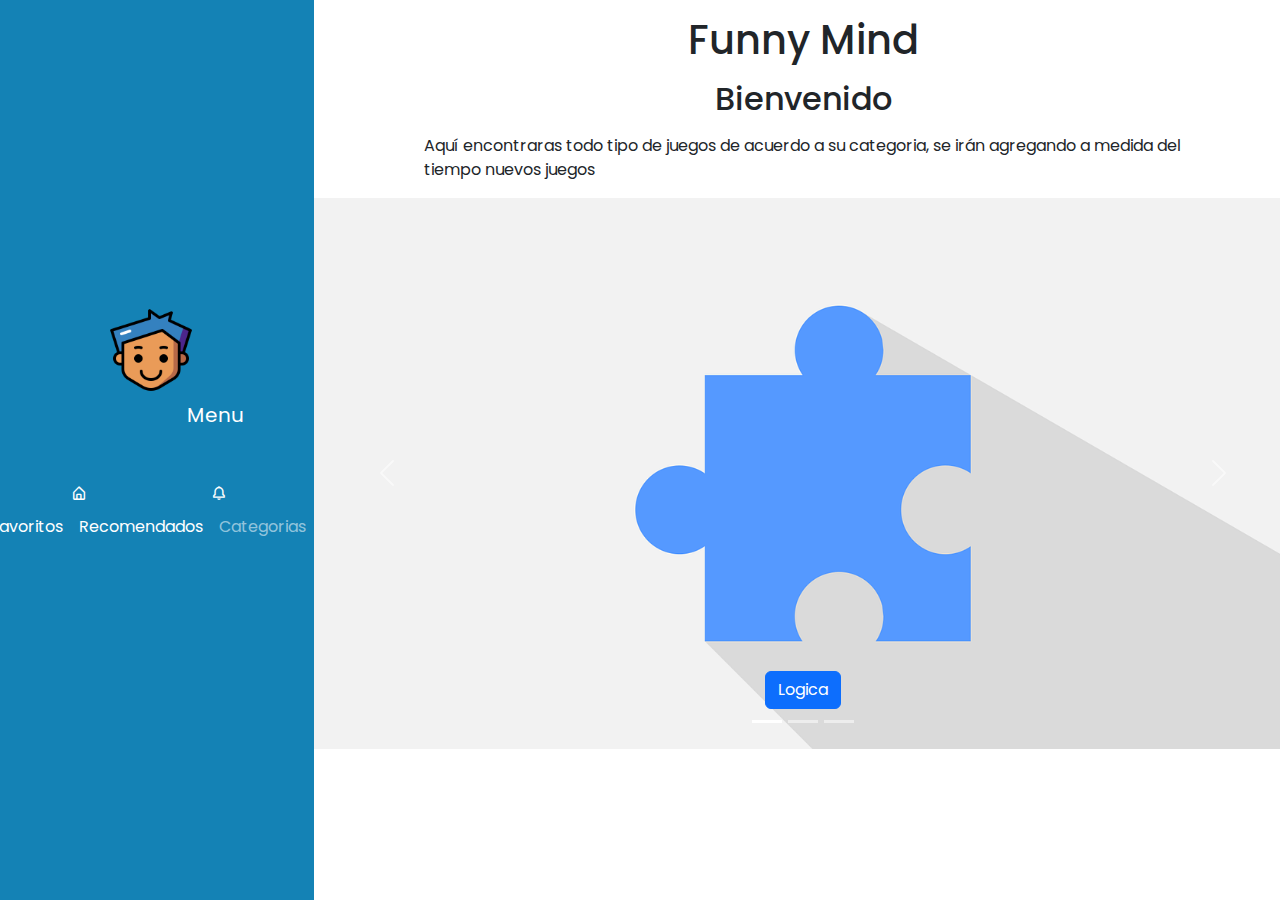
<file: FunnyMind/Paginas/home.html>
<!DOCTYPE html>
  <html lang="en">

  <head>
    <meta charset="UTF-8" />
    <meta http-equiv="X-UA-Compatible" content="IE=edge" />
    <meta name="viewport" content="width=device-width, initial-scale=1.0" />
    <title>Dashboard - Funny Mind</title>
    <link rel="stylesheet" href="../Estilos/interfaz.css" />
    <link rel="stylesheet" href="../Estilos/menu.css">
    <link href='https://unpkg.com/boxicons@2.1.1/css/boxicons.min.css' rel='stylesheet'>
    <link href="https://cdn.jsdelivr.net/npm/bootstrap@5.3.3/dist/css/bootstrap.min.css" rel="stylesheet" integrity="sha384-QWTKZyjpPEjISv5WaRU9OFeRpok6YctnYmDr5pNlyT2bRjXh0JMhjY6hW+ALEwIH" crossorigin="anonymous">
    <script src="https://cdn.jsdelivr.net/npm/bootstrap@5.3.3/dist/js/bootstrap.bundle.min.js" integrity="sha384-YvpcrYf0tY3lHB60NNkmXc5s9fDVZLESaAA55NDzOxhy9GkcIdslK1eN7N6jIeHz" crossorigin="anonymous"></script>
  </head>
  <body>
            <!-- contenedor principal de todo -->
            <div class="container-fluid p-0 m-0">     
                <div class="row">
                    <!-- columna del navegador -->
                    <div class="col-sm-12 col-xl-3 p-0 m-0 d-sm-block position-relative bg-primary">
                        <nav class="navbar navbar-expand-lg navbar-dark" style="background-color: #1482b5">
                        <div class="container-fluid">
                        <div class="text-center">
                            <img src="../Imagenes/ususario.png" alt="Usuario" style="width: 30%" >
                        </div>
                        <a class="navbar-brand"  href="#">Menu</a>
                        <button class="navbar-toggler" type="button" data-bs-toggle="collapse" data-bs-target="#navbarSupportedContent" aria-controls="navbarSupportedContent" aria-expanded="false" aria-label="Toggle navigation">
                            <span class="navbar-toggler-icon"></span>
                        </button>
                        <div class="collapse navbar-collapse mt-5" id="navbarSupportedContent">
                            <ul class="navbar-nav me-auto mb-2 mb-lg-0">
                            <li class="nav-item">
                                <i class="bx bx-home-alt icon d-inline-block" style="color: white"></i>
                                <a class="nav-link active d-inline-block" aria-current="page" href="./home.html">Inicio</a>
                            </li>
                            <li class="nav-item">
                                <i class="bx bx-bar-chart-alt-2 icon d-inline-block" style="color: white"></i>
                                <a class="nav-link active d-inline-block" aria-current="page" href="#">Datos personales</a>
                            </li>
                            <li class="nav-item">
                                <i class="bx bx-heart icon d-inline-block" style="color: white"></i>
                                <a class="nav-link active d-inline-block" aria-current="page" href="#">Favoritos</a>
                            </li>
                            <li class="nav-item">
                                <i class="bx bx-home-alt icon d-inline-block" style="color: white"></i>
                                <a class="nav-link active d-inline-block" aria-current="page" href="#">Recomendados</a>
                            </li>
                            <li class="nav-item dropdown">
                                <i class="bx bx-bell icon d-inline-block" style="color: white"></i>
                                <a class="nav-link dropdown-toggle d-inline-block" href="Categorias.html" role="button" data-bs-toggle="dropdown" aria-expanded="false">
                                Categorias
                                </a>
                                <ul class="dropdown-menu">
                                    <!-- logica en clases para los eventos -->
                                    <li><a  class="dropdown-item menu_Memoria" href="./Categorias.html">Juegos de memoria</a></li>
                                    <li><a  class="dropdown-item menu_Logica" href="./Categorias.html">Matematicos</a></li>
                                    <li><a  class="dropdown-item menu_Logica" href="./Categorias.html">Resolucion de problemas</a></li>
                                </ul>
                            </li>
                            <li class="nav-item">
                                <i class="bx bx-pie-chart-alt icon d-inline-block" style="color: white"></i>
                                <a class="nav-link active d-inline-block" aria-current="page" href="./estadisticas.jsp">Estadistica</a>
                            </li>
                            <li class="nav-item mt-5">
                                <i class="bx bx-log-out icon d-inline-block" style="color: white"></i>
                                <a class="nav-link active d-inline-block" aria-current="page" href="../index.html">Salir</a>
                            </li>
                            </ul>
                        </div>
                        </div>
                    </nav>
                </div>
                    <!-- columna del contenido -->
                    <div class="col-sm-12 col-xl-9 p-0 m-0 position-relative ">
                        <h1 class=" text-center mt-3" style="display: block; width: 100%;">Funny Mind</h1>
                        <h2 class="text-center mt-3 mb-3">Bienvenido</h2>
                        <div class="container"
                             <p class="text-center" style="margin-left: auto; margin-right: auto; width: 80%">
                                Aquí encontraras todo tipo de juegos de acuerdo a su categoria, se irán agregando a medida del tiempo nuevos juegos
                            </p>
                        </div>
                        <div class="contenido container ml-3 p-0 position-static top-50 end-0">
                        <div id="carouselExampleIndicators" class="carousel slide text-center">
                            <div class="carousel-indicators">
                              <button type="button" data-bs-target="#carouselExampleIndicators" data-bs-slide-to="0" class="active" aria-current="true" aria-label="Slide 1"></button>
                              <button type="button" data-bs-target="#carouselExampleIndicators" data-bs-slide-to="1" aria-label="Slide 2"></button>
                              <button type="button" data-bs-target="#carouselExampleIndicators" data-bs-slide-to="2" aria-label="Slide 3"></button>
                            </div>
                            <div class="carousel-inner">
                              <div class="carousel-item active">
                                  <img src="../Imagenes/Logica_1.png" class="d-block w-100 dimension" alt="...">
                                  <div class="carousel-caption d-none d-md-block">
                                      <a href="./categorias.jsp" class="btn btn-primary menu_Logica">Logica</a>
                                  </div>
                              </div>
                              <div class="carousel-item">
                                  <img src="../Imagenes/MemoriaClas.png" class="d-block w-100 dimension" alt="...">
                                  <div class="carousel-caption d-none d-md-block">
                                      <a href="./categorias.jsp" class="btn btn-primary menu_Memoria">Memoria</a>>
                                  </div>
                              </div>
                              <div class="carousel-item">
                                  <img src="../Imagenes/acertijo.jpg" class="d-block w-100 dimension" alt="...">
                                  <div class="carousel-caption d-none d-md-block" >
                                      <a href="./categorias.jsp" class="btn btn-primary menu_Acertijos">Acertijos</a>
                                  </div>
                              </div>
                            </div>
                            <button class="carousel-control-prev" type="button" data-bs-target="#carouselExampleIndicators" data-bs-slide="prev">
                              <span class="carousel-control-prev-icon" aria-hidden="true"></span>
                              <span class="visually-hidden">Previous</span>
                            </button>
                            <button class="carousel-control-next" type="button" data-bs-target="#carouselExampleIndicators" data-bs-slide="next">
                              <span class="carousel-control-next-icon" aria-hidden="true"></span>
                              <span class="visually-hidden">Next</span>
                            </button>
                          </div>
                        </div>
                    </div>
                </div>
            </div>
</body>

  </html>
</file>
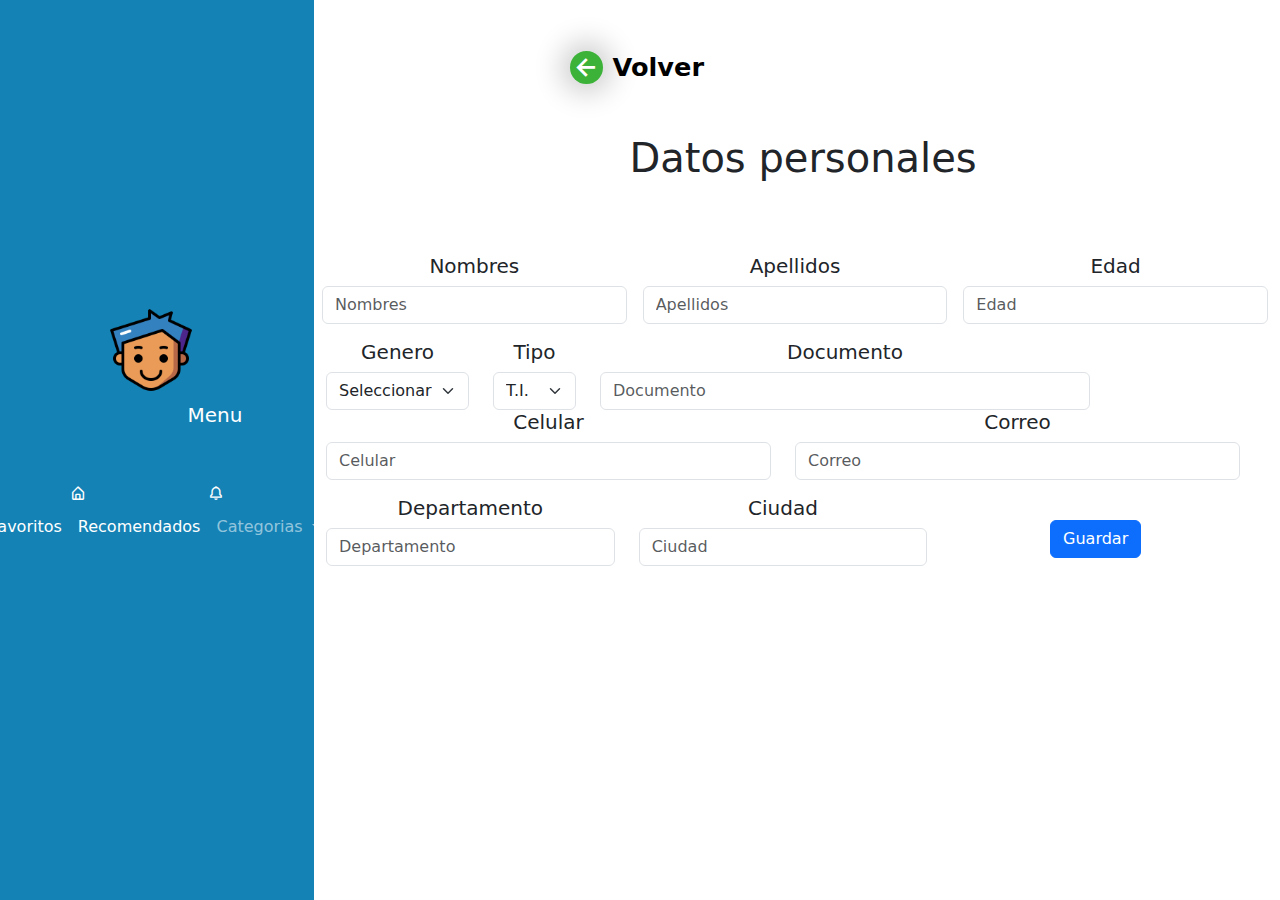
<file: FunnyMind/Paginas/InfoPersonal.html>
<!DOCTYPE html>
<html lang="en">

<head>
  <meta charset="UTF-8" />
  <meta http-equiv="X-UA-Compatible" content="IE=edge" />
  <meta name="viewport" content="width=device-width, initial-scale=1.0" />
  <title>Dashboard - Funny Mind</title>
  
  <!-- linea para estilos de botones flecha -->
  <link rel="stylesheet" href="../Estilos/arrow.css">
  <link rel="stylesheet" href="../Estilos/menu.css">
  <link href='https://unpkg.com/boxicons@2.1.1/css/boxicons.min.css' rel='stylesheet'>
  <link href="https://cdn.jsdelivr.net/npm/bootstrap@5.3.3/dist/css/bootstrap.min.css" rel="stylesheet" integrity="sha384-QWTKZyjpPEjISv5WaRU9OFeRpok6YctnYmDr5pNlyT2bRjXh0JMhjY6hW+ALEwIH" crossorigin="anonymous">
  <script src="https://cdn.jsdelivr.net/npm/bootstrap@5.3.3/dist/js/bootstrap.bundle.min.js" integrity="sha384-YvpcrYf0tY3lHB60NNkmXc5s9fDVZLESaAA55NDzOxhy9GkcIdslK1eN7N6jIeHz" crossorigin="anonymous"></script>
</head>

<body>

    <div class="container-fluid p-0 m-0">     
                <div class="row p-0">
                    <!-- columna del navegador -->
                    <div class="col-sm-12 col-xl-3 p-0 m-0 d-sm-block position-relative bg-primary">
                        <nav class="navbar navbar-expand-lg navbar-dark" style="background-color: #1482b5">
                        <div class="container-fluid">
                        <div class="text-center">
                            <img src="../Imagenes/ususario.png" alt="Usuario" style="width: 30%" >
                        </div>
                        <a class="navbar-brand"  href="#">Menu</a>
                        <button class="navbar-toggler" type="button" data-bs-toggle="collapse" data-bs-target="#navbarSupportedContent" aria-controls="navbarSupportedContent" aria-expanded="false" aria-label="Toggle navigation">
                            <span class="navbar-toggler-icon"></span>
                        </button>
                        <div class="collapse navbar-collapse mt-5" id="navbarSupportedContent">
                            <ul class="navbar-nav me-auto mb-2 mb-lg-0">
                            <li class="nav-item">
                                <i class="bx bx-home-alt icon d-inline-block" style="color: white"></i>
                                <a class="nav-link active d-inline-block" aria-current="page" href="home.html">Inicio</a>
                            </li>
                            <li class="nav-item">
                                <i class="bx bx-bar-chart-alt-2 icon d-inline-block" style="color: white"></i>
                                <a class="nav-link active d-inline-block" aria-current="page" href="InfoPersonal.html">Datos personales</a>
                            </li>
                            <li class="nav-item">
                                <i class="bx bx-heart icon d-inline-block" style="color: white"></i>
                                <a class="nav-link active d-inline-block" aria-current="page" href="Favoritos.html">Favoritos</a>
                            </li>
                            <li class="nav-item">
                                <i class="bx bx-home-alt icon d-inline-block" style="color: white"></i>
                                <a class="nav-link active d-inline-block" aria-current="page" href="Recomendados.html">Recomendados</a>
                            </li>
                            <li class="nav-item dropdown">
                                <i class="bx bx-bell icon d-inline-block" style="color: white"></i>
                                <a class="nav-link dropdown-toggle d-inline-block" href="#" role="button" data-bs-toggle="dropdown" aria-expanded="false">
                                Categorias
                                </a>
                                <ul class="dropdown-menu">
                                    <!-- logica en clases para los eventos -->
                                    <li><a  class="dropdown-item menu_Memoria" href="Categorias.html">Juegos de memoria</a></li>
                                    <li><a  class="dropdown-item menu_Logica" href="Categorias.html">Matematicos</a></li>
                                    <li><a  class="dropdown-item menu_Logica" href="Categorias.html">Resoluci�n de problemas</a></li>
                                </ul>
                            </li>
                            <li class="nav-item">
                                <i class="bx bx-pie-chart-alt icon d-inline-block" style="color: white"></i>
                                <a class="nav-link active d-inline-block" aria-current="page" href="Estadisticas.html">Estadistica</a>
                            </li>
                            <li class="nav-item mt-5">
                                <i class="bx bx-log-out icon d-inline-block" style="color: white"></i>
                                <a class="nav-link active d-inline-block" aria-current="page" href="../index.html">Salir</a>
                            </li>
                            </ul>
                        </div>
                        </div>
                    </nav>
                </div>
                    <!-- columna del contenido -->
                    <div class="col-sm-12 col-xl-9 p-0 m-0 position-relative text-center">
                        <!-- informaci�n -->
                        <div class="position-absolute "> 
                            <div class="container text-center">
                                <!-- Botones -->
                                <div class="row mt-5 mb-5">
                                    <div class="arrow-container">
                                        <div class="arrow left">
                                            <a href="../Paginas/home.html"><i class='bx bx-left-arrow-alt'></i>Volver</a>
                                        </div>
                                      </div>
                                </div>
                                <!-- Titulo -->
                                <div class="row mb-5">
                                  <div class="col">
                                    <h1>Datos personales</h1>
                                  </div>
                                </div>
                                <!-- Formulario -->
                                <div class="row">
                                <form class="row gx-3 gy-2 align-items-center">
                                <div class="col-sm-4">
                                  <h5>Nombres</h5>
                                  <label class="visually-hidden" for="specificSizeInputName">Nombre</label>
                                  <input type="text" class="form-control" id="specificSizeInputName" placeholder="Nombres">
                                </div>
                                <div class="col-sm-4">
                                  <h5>Apellidos</h5>
                                  <label class="visually-hidden" for="specificSizeInputName">Apellidos</label>
                                  <input type="text" class="form-control" id="specificSizeInputName" placeholder="Apellidos">
                                </div>
                                <div class="col-sm-4">
                                  <h5>Edad</h5>
                                  <label class="visually-hidden" for="specificSizeInputName">Edad</label>
                                  <input type="text" class="form-control" id="specificSizeInputName" placeholder="Edad">
                                </div>
                                <div class="row">
                                    <div class="col-auto mt-3">
                                        <h5>Genero</h5>
                                        <label class="visually-hidden" for="autoSizingSelect">Genero</label>
                                        <select class="form-select" id="autoSizingSelect">
                                          <option selected>Seleccionar</option>
                                          <option value="1">Ni�o</option>
                                          <option value="2">Ni�a</option>
                                        </select>
                                    </div>
                                        <div class="col">
                                            <div class="row mt-3">
                                                <div class="col-auto">
                                                    <h5>Tipo</h5>
                                                    <label class="visually-hidden" for="autoSizingSelect">Tipo</label>
                                                    <select class="form-select" id="autoSizingSelect">
                                                      <option value="1">T.I.</option>
                                                      <option value="2">C.C.</option>
                                                    </select>
                                                </div>
                                                <div class="col-sm-8">
                                                    <h5>Documento</h5>
                                                    <label class="visually-hidden" for="specificSizeInputName">Documento</label>
                                                    <input type="text" class="form-control" id="specificSizeInputName" placeholder="Documento">
                                                </div>
                                            </div>
                                        </div>
                                </div>
                                <div class="row">
                                    <div class="col-sm-6">
                                        <h5>Celular</h5>
                                        <label class="visually-hidden" for="specificSizeInputName">Celular</label>
                                        <input type="text" class="form-control" id="specificSizeInputName" placeholder="Celular">
                                    </div>
                                    <div class="col-sm-6">
                                        <h5>Correo</h5>
                                        <label class="visually-hidden" for="specificSizeInputName">Correo</label>
                                        <input type="text" class="form-control" id="specificSizeInputName" placeholder="Correo">
                                    </div>
                                </div>
                                <div class="row mt-3">
                                    <div class="col-sm-4">
                                        <h5>Departamento</h5>
                                        <label class="visually-hidden" for="specificSizeInputName">Departamento</label>
                                        <input type="text" class="form-control" id="specificSizeInputName" placeholder="Departamento">
                                    </div>
                                    <div class="col-sm-4">
                                        <h5>Ciudad</h5>
                                        <label class="visually-hidden" for="specificSizeInputName">Ciudad</label>
                                        <input type="text" class="form-control" id="specificSizeInputName" placeholder="Ciudad">
                                    </div>
                                    <div class="col-sm-4 mt-4">
                                        <button type="submit" class="btn btn-primary">Guardar</button>
                                    </div>
                                </div>
                              </form>
                                </div>
                            </div>
                            <div class="row">
                                
                            </div>
                        </div>
                    </div>
                </div>
            </div>
</body>

</html>
</file>
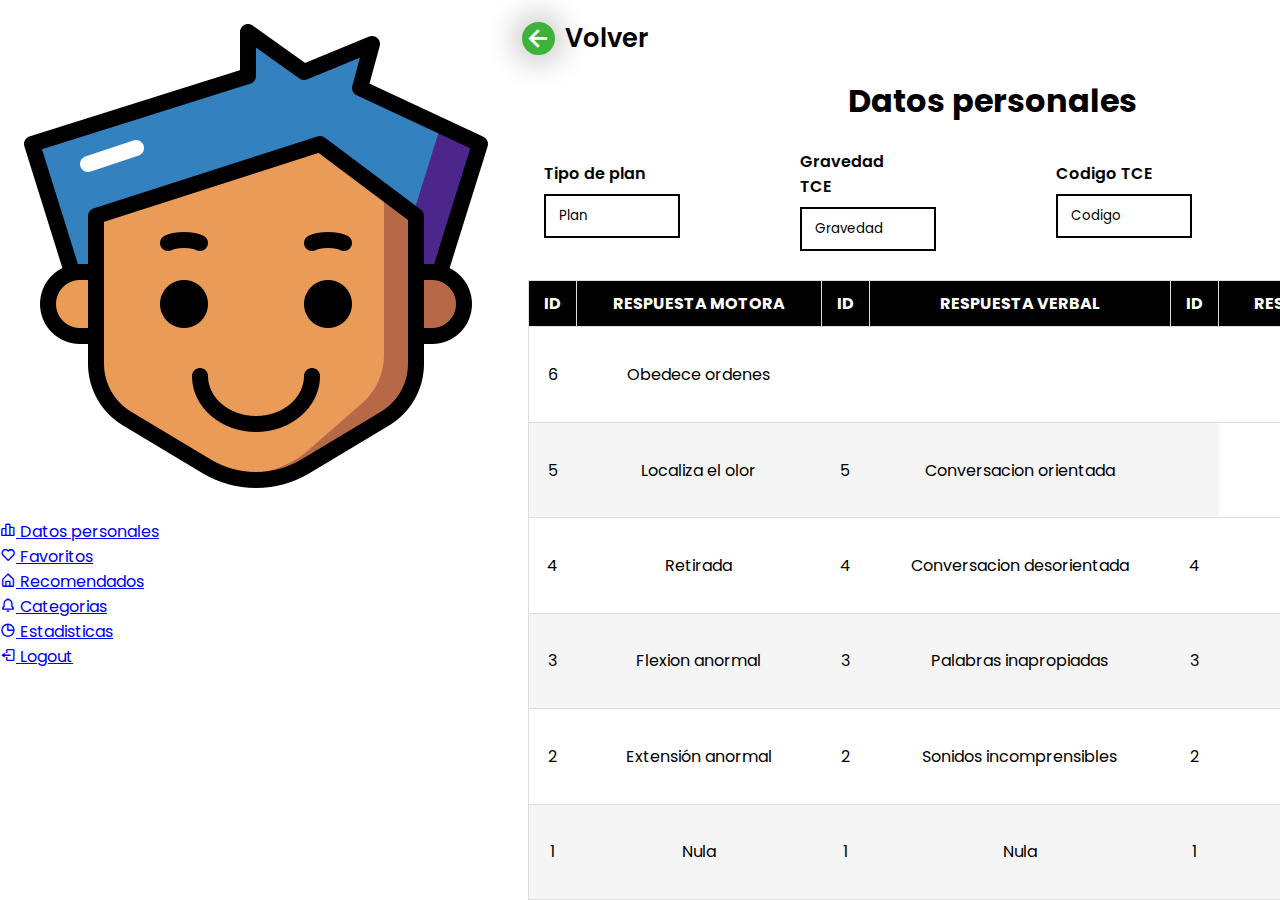
<file: FunnyMind/Paginas/InfoPersonalTabla.html>
<!DOCTYPE html>
<html lang="en">

<head>
  <meta charset="UTF-8" />
  <meta http-equiv="X-UA-Compatible" content="IE=edge" />
  <meta name="viewport" content="width=device-width, initial-scale=1.0" />
  <title>Dashboard - Funny Mind</title>
  <link rel="stylesheet" href="../Estilos/informacion.css">
  <link rel="stylesheet" href="../Estilos/arrow.css">
  <link rel="stylesheet" href="../Estilos/tablas.css">
  <link href='https://unpkg.com/boxicons@2.1.1/css/boxicons.min.css' rel='stylesheet'>
</head>

<body>

  <div class="container">

    <nav class="sidebar">

      <header class="header">
        <div class="image">
          <img src="../Imagenes/ususario.png" alt="Usuario" class="img-user">
        </div>
      </header>

      <div class="menu-bar">
        <div class="menu">
          <ul class="menu-links">

            <li class="nav-link">
                <a href="../Paginas/InfoPersonal.html">
                <i class='bx bx-bar-chart-alt-2 icon'></i>
                <span class="text nav-text">Datos personales</span>
              </a>
            </li>

            <li class="nav-link">
                <a href="../Paginas/Favoritos.html">
                <i class='bx bx-heart icon'></i>
                <span class="text nav-text">Favoritos</span>
              </a>
            </li>

            <li class="nav-link">
                <a href="../Paginas/Recomendados.html">
                <i class='bx bx-home-alt icon'></i>
                <span class="text nav-text">Recomendados</span>
              </a>
            </li>

            <li class="nav-link">
                <a href="../Paginas/Categorias.html">
                <i class='bx bx-bell icon'></i>
                <span class="text nav-text">Categorias</span>
              </a>
            </li>

            <li class="nav-link">
                <a href="../Paginas/Estadisticas.html">
                <i class='bx bx-pie-chart-alt icon'></i>
                <span class="text nav-text">Estadisticas</span>
              </a>
            </li>
          </ul>
        </div>
        <div class="bottom-content">
          <ul class="bottom-links">
            <li class="bottom-nav-link">
              <a href="#">
                <i class='bx bx-log-out icon'></i>
                <span class="text nav-text">Logout</span>
              </a>
            </li>
          </ul>
        </div>
      </div>
    </nav>

    <div class="data-container">

      <div class="arrow-container">
        <div class="arrow left left-2">
            <a href="../Paginas/InfoPersonal.html"><i class='bx bx-left-arrow-alt'></i>Volver</a>
        </div>
      </div>

      <div class="title">
        <h1>Datos personales</h1>
      </div>

      <form action="" class="data-form-2">

        <div class="data">
          <div class="d-3">
            <label for="planType">Tipo de plan</label>
          <input type="text" id="planType" name="planType" value="Plan">
          </div>

          <div class="d-3">
            <label for="tceSeverity">Gravedad TCE</label>
          <input type="text" id="tceSeverity" name="tceSeverity" value="Gravedad">
          </div>

          <div class="d-3">
            <label for="tceCode">Codigo TCE</label>
          <input type="text" id="tceCode" name="tceCode" value="Codigo">
          </div>

        </div>

      </form>


      <div class="table-container">
        <table class="table">
          <thead class="head">
            <tr class="column">
              <th class="head">ID</th>
              <th class="head">RESPUESTA MOTORA</th>
              <th class="head">ID</th>
              <th class="head">RESPUESTA VERBAL</th>
              <th class="head">ID</th>
              <th class="head">RESPUESTA OCULAR</th>
            </tr>
          </thead>
          <tbody class="body">
            <tr class="column">
              <td class="row">6</td>
              <td class="row">Obedece ordenes</td>
              <td class="row"></td>
              <td class="row"></td>
              <td class="row"></td>
              
            </tr>
            <tr class="column">
              <td class="row">5</td>
              <td class="row">Localiza el olor</td>
              <td class="row">5</td>
              <td class="row">Conversacion orientada</td>
              <td class="row"></td>
            </tr>
            <tr class="column">
              <td class="row">4</td>
              <td class="row">Retirada</td>
              <td class="row">4</td>
              <td class="row">Conversacion desorientada</td>
              <td class="row">4</td>
              <td class="row">Espontanea</td>

            </tr>
            <tr class="column">
              <td class="row">3</td>
              <td class="row">Flexion anormal</td>
              <td class="row">3</td>
              <td class="row">Palabras inapropiadas</td>
              <td class="row">3</td>
              <td class="row">A la orden</td>
            </tr>
            <tr class="column">
              <td class="row">2</td>
              <td class="row">Extensión anormal</td>
              <td class="row">2</td>
              <td class="row">Sonidos incomprensibles</td>
              <td class="row">2</td>
              <td class="row">Al dolor</td>
            </tr>
            <tr class="column">
              <td class="row">1</td>
              <td class="row">Nula</td>
              <td class="row">1</td>
              <td class="row">Nula</td>
              <td class="row">1</td>
              <td class="row">Nula</td>
            </tr>
          </tbody>
        </table>
      </div>

    </div>

  </div>
</body>

</html>
</file>
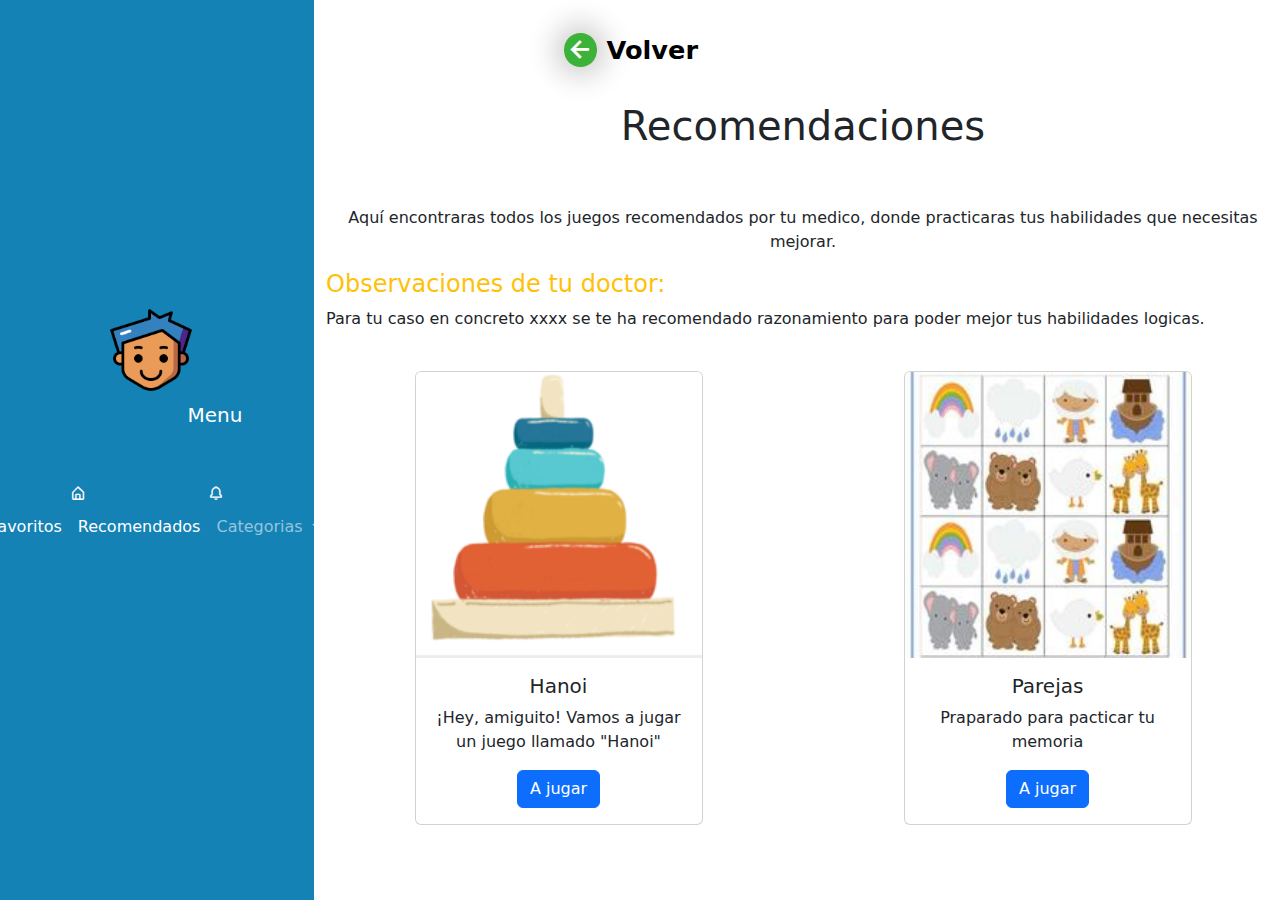
<file: FunnyMind/Paginas/Recomendados.html>
<!DOCTYPE html>
  <html lang="en">

  <head>
    <meta charset="UTF-8" />
    <meta http-equiv="X-UA-Compatible" content="IE=edge" />
    <meta name="viewport" content="width=device-width, initial-scale=1.0" />
    <title>Dashboard - Funny Mind</title>
    <link rel="stylesheet" href="../Estilos/arrow.css">
    <link rel="stylesheet" href="../Estilos/menu.css">
    <link href='https://unpkg.com/boxicons@2.1.1/css/boxicons.min.css' rel='stylesheet'>
    <link href="https://cdn.jsdelivr.net/npm/bootstrap@5.3.3/dist/css/bootstrap.min.css" rel="stylesheet" integrity="sha384-QWTKZyjpPEjISv5WaRU9OFeRpok6YctnYmDr5pNlyT2bRjXh0JMhjY6hW+ALEwIH" crossorigin="anonymous">
    <script src="https://cdn.jsdelivr.net/npm/bootstrap@5.3.3/dist/js/bootstrap.bundle.min.js" integrity="sha384-YvpcrYf0tY3lHB60NNkmXc5s9fDVZLESaAA55NDzOxhy9GkcIdslK1eN7N6jIeHz" crossorigin="anonymous"></script>  
  </head>
<body>
            <!-- contenedor principal de todo -->
            <div class="container-fluid p-0 m-0">     
                <div class="row">
                    <!-- columna del navegador -->
                    <div class="col-sm-12 col-xl-3 p-0 m-0 d-sm-block position-relative" style="background-color: #1482b5">
                        <nav class="navbar navbar-expand-lg navbar-dark">
                        <div class="container-fluid">
                        <div class="text-center">
                            <img src="../Imagenes/ususario.png" alt="Usuario" style="width: 30%" >
                        </div>
                        <a class="navbar-brand"  href="#">Menu</a>
                        <button class="navbar-toggler" type="button" data-bs-toggle="collapse" data-bs-target="#navbarSupportedContent" aria-controls="navbarSupportedContent" aria-expanded="false" aria-label="Toggle navigation">
                            <span class="navbar-toggler-icon"></span>
                        </button>
                        <div class="collapse navbar-collapse mt-5" id="navbarSupportedContent">
                            <ul class="navbar-nav me-auto mb-2 mb-lg-0">
                            <li class="nav-item">
                                <i class="bx bx-home-alt icon d-inline-block" style="color: white"></i>
                                <a class="nav-link active d-inline-block" aria-current="page" href="home.html">Inicio</a>
                            </li>
                            <li class="nav-item">
                                <i class="bx bx-bar-chart-alt-2 icon d-inline-block" style="color: white"></i>
                                <a class="nav-link active d-inline-block" aria-current="page" href="InfoPersonal.html">Datos personales</a>
                            </li>
                            <li class="nav-item">
                                <i class="bx bx-heart icon d-inline-block" style="color: white"></i>
                                <a class="nav-link active d-inline-block" aria-current="page" href="Favoritos.html">Favoritos</a>
                            </li>
                            <li class="nav-item">
                                <i class="bx bx-home-alt icon d-inline-block" style="color: white"></i>
                                <a class="nav-link active d-inline-block" aria-current="page" href="Recomendados.html">Recomendados</a>
                            </li>
                            <li class="nav-item dropdown">
                                <i class="bx bx-bell icon d-inline-block" style="color: white"></i>
                                <a class="nav-link dropdown-toggle d-inline-block" href="#" role="button" data-bs-toggle="dropdown" aria-expanded="false">
                                Categorias
                                </a>
                                <ul class="dropdown-menu">
                                    <!-- logica en clases para los eventos -->
                                    <li><a  class="dropdown-item menu_Memoria" href="Categorias.html">Juegos de memoria</a></li>
                                    <li><a  class="dropdown-item menu_Logica" href="Categorias.html">Matematicos</a></li>
                                    <li><a  class="dropdown-item menu_Logica" href="Categorias.html">Resolución de problemas</a></li>
                                </ul>
                            </li>
                            <li class="nav-item">
                                <i class="bx bx-pie-chart-alt icon d-inline-block" style="color: white"></i>
                                <a class="nav-link active d-inline-block" aria-current="page" href="Estadisticas.html">Estadistica</a>
                            </li>
                            <li class="nav-item mt-5">
                                <i class="bx bx-log-out icon d-inline-block" style="color: white"></i>
                                <a class="nav-link active d-inline-block" aria-current="page" href="../index.html">Salir</a>
                            </li>
                            </ul>
                        </div>
                        </div>
                    </nav>
                </div>
                    <!-- columna del contenido -->
                    <div class="col-sm-12 col-xl-9 p-0 m-0 position-relative ">
                        <div class="container-fluid text-center">
                            <!-- Botones -->
                            <div class="row">
                                <div class="row mt-5 mb-3">
                                    <div class="arrow-container">
                                        <div class="arrow left">
                                            <a href="../Paginas/home.html"><i class='bx bx-left-arrow-alt'></i>Volver</a>
                                        </div>
                                      </div>
                                </div>
                            </div>
                            <!-- Titulo -->
                            <div class="row mb-5 text-center position-relative">
                                <h1>Recomendaciones</h1>
                            </div>
                            <!-- Fila de contenido -->
                            <div class="row">
                                <div class="col">
                                    <p>Aquí encontraras todos los juegos recomendados por tu medico, donde practicaras tus habilidades que necesitas mejorar.</p>
                                    <h4 class="text-warning  text-start">Observaciones de tu doctor:</h4>
                                    <section><!-- Contenedor de observaciones del doctor -->
                                        <div id="observaciones_Doc" class="text-start">
                                            <p>Para tu caso en concreto xxxx se te ha recomendado razonamiento para poder mejor tus habilidades logicas.</p>
                                        </div>
                                    </section>
                                </div>
                            </div>
                            <!-- fila y columnas de las cartas de los juegos -->
                            <section>
                            <div class="row mt-4 d-flex justify-content-center">
                                <div class="col-sm-6 d-flex justify-content-center align-items-center">
                                    <div class="card" style="width: 18rem;">
                                        <img src="../Imagenes/Interfaz_juegos/Hanoi.png" class="card-img-top" alt="...">
                                        <div class="card-body">
                                          <h5 class="card-title">Hanoi</h5>
                                          <p class="card-text">¡Hey, amiguito! Vamos a jugar un juego llamado "Hanoi"</p>
                                          <a href="../Paginas/Hanoi.html" class="btn btn-primary">A jugar</a>
                                        </div>
                                    </div>
                                </div>
                                <div class="col-sm-6 d-flex justify-content-center align-items-center">
                                    <div class="card" style="width: 18rem;">
                                        <img src="../Imagenes/Interfaz_juegos/memoria.jpg" class="card-img-top" alt="...">
                                        <div class="card-body">
                                          <h5 class="card-title">Parejas</h5>
                                          <p class="card-text">Praparado para pacticar tu memoria</p>
                                          <a href="../Paginas/memoria.html" class="btn btn-primary">A jugar</a>
                                        </div>
                                    </div>
                                </div>
                            </div>
                            </section>
                        </div>
                                 
                        
                </div>
            </div>
            </div>
</body>
  </html>
</file>
<file: FunnyMind/Estilos/interfaz.css>
@import url("https://fonts.googleapis.com/css2?family=Poppins:wght@400;500;700;900&display=swap");

* {
  font-family: "Poppins", sans-serif;
  margin: 0;
  padding: 0;
}
</file>
<file: FunnyMind/Estilos/menu.css>
@media screen and (min-width:992px) {
    /*colocar propiedades de manera de columna*/
    .navbar .container-fluid, .navbar-expand-lg .navbar-collapse, .navbar-expand-lg .navbar-nav{
        flex-direction: column;
        align-items: flex-start
    }
    /* establecer el tamaño y ancho */
    .navbar{
        width: 100%;
        height: 100vh;
        align-items: flex-start;
    }
    .navbar-brand{
        margin-left: 9rem /*menu en la mitad*/
    }
}
.contenido{
    width: 80%;
    position: relative;
    background-color: black;
}
.slide img{
    height: 100%;
    width: 100%
}
.dimension{
    object-fit: cover
}
section{
    margin: 0;
    padding: 0;
}
</file>
<file: FunnyMind/Estilos/arrow.css>
.arrow-container {
    width: 100%;
    height: 10%;
    display: flex;
    justify-content: center;
    align-items: center;
}

.arrow-container .left {
    width: 50%;
    height: 100%;
    display: flex;
    justify-content: flex-start;
    align-items: center;
    margin-left: 0.4em;
    font-size: 1.6em;
}

.arrow-container .left-2 {
    width: 100%;
    height: 100%;
    display: flex;
    justify-content: flex-start;
    align-items: center;
    margin-left: 0.4em;
    font-size: 1.6em;
}

.arrow-container .right {
    width: 50%;
    height: 100%;
    display: flex;
    justify-content: flex-end;
    align-items: center;
    margin-right: 0.4em;
    font-size: 1.6em;
}

.arrow-container .arrow a {
    text-decoration: none;
    color: black;
    font-weight: 600;
    display: flex;
    align-items: center;
}

.arrow-container .left i {
    font-size: 1.3em;
    background-color: #3CB239;
    border-radius: 50%;
    box-shadow: 0px 0px 29px 9px rgba(0,0,0,0.2);
    margin-right: 0.3em;
    color: white;
    text-align: center;
}

.arrow-container .right i {
    font-size: 1.3em;
    background-color: #3CB239;
    border-radius: 50%;
    box-shadow: 0px 0px 29px 9px rgba(0,0,0,0.2);
    margin-left: 0.3em;
    color: white;
    text-align: center;
}
</file>
<file: FunnyMind/Estilos/informacion.css>
@import url("https://fonts.googleapis.com/css2?family=Poppins:wght@400;500;700;900&display=swap");

* {
    font-family: "Poppins", sans-serif;
    margin: 0;
    padding: 0;
}

.container {
    display: flex;
    align-items: stretch;
    justify-content: flex-start;
    width: 100vw;
    height: 100vh;
}

.data-container {
    flex: 0 0 75%;
    display: flex;
    justify-content: center;
    align-items: center;
    flex-direction: column;
    max-height: 100vh;
}

.data-form {
    width: 100%;
    height: 80%;
    display: flex;
    justify-content: center;
    align-items: center;
    flex-direction: column;
}

.data-form-2 {
    width: 100%;
    height: 20%;
    display: flex;
    justify-content: center;
    align-items: center;
    flex-direction: column;
}

.data {
    display: flex;
    justify-content: flex-start;
    align-items: center;
    width: 100%;
    height: 100%;
}

.d {
    width: 20%;
    height: 100%;
    display: flex;
    justify-content: center;
    align-items: flex-start;
    flex-direction: column;
    padding: 0 2rem;
}

.identity {
    width: 25%;
    height: 100%;
    display: flex;
    justify-content: center;
    align-items: flex-start;
    flex-direction: column;
    padding: 0 2rem;
}

.d-3 {
    width: 20%;
    height: 100%;
    display: flex;
    justify-content: center;
    align-items: flex-start;
    flex-direction: column;
    padding: 0 2rem;
}

label {
    width: 60%;
    font-weight: 600;
    margin-bottom: .5em;
}

input {
    width: 55%;
    height: 2.5rem;
    margin-bottom: .5em;
    border-radius: 0;
    border: solid 2px #000000;
    padding: 0 1em;
}

select {
    width: 5rem;
    height: 2em;
    margin-bottom: .5em;
    border-radius: 0;
    border: solid 2px #000000;
    padding: 0 1em;
}

option {
    margin-left: 2rem;
}

.btn {
    margin-top: 2em;
    width: 30%;
    height: 3em;
    border: none;
    color: #000000;
    font-size: 1rem;
    background-color: #2FA9E1;
    transition: .5s;
    font-weight: bold;
}

.btn:hover {
    cursor: pointer;
    background-color: #52c5fa;
}
</file>
<file: FunnyMind/Estilos/tablas.css>
.table-container {
    width: 100%;
    height: 80%;
    display: flex;
    align-items: center;
    justify-content: center;
}

.table {
    width: 100%;
    height: 100%;
    margin: 0 1rem;
    border-collapse: collapse;
}

.head {
    background-color: #000000;
    font-weight: bold;
    color: white;
}

.head th {
    padding: 10px;
    text-align: center;
    border: 1px solid #ddd;
}

.column {
    border: 1px solid #ddd;
}

.row {
    padding: 10px;
    text-align: center;
}

.column:nth-child(even) {
    background-color: #f5f5f5;
}
</file>
